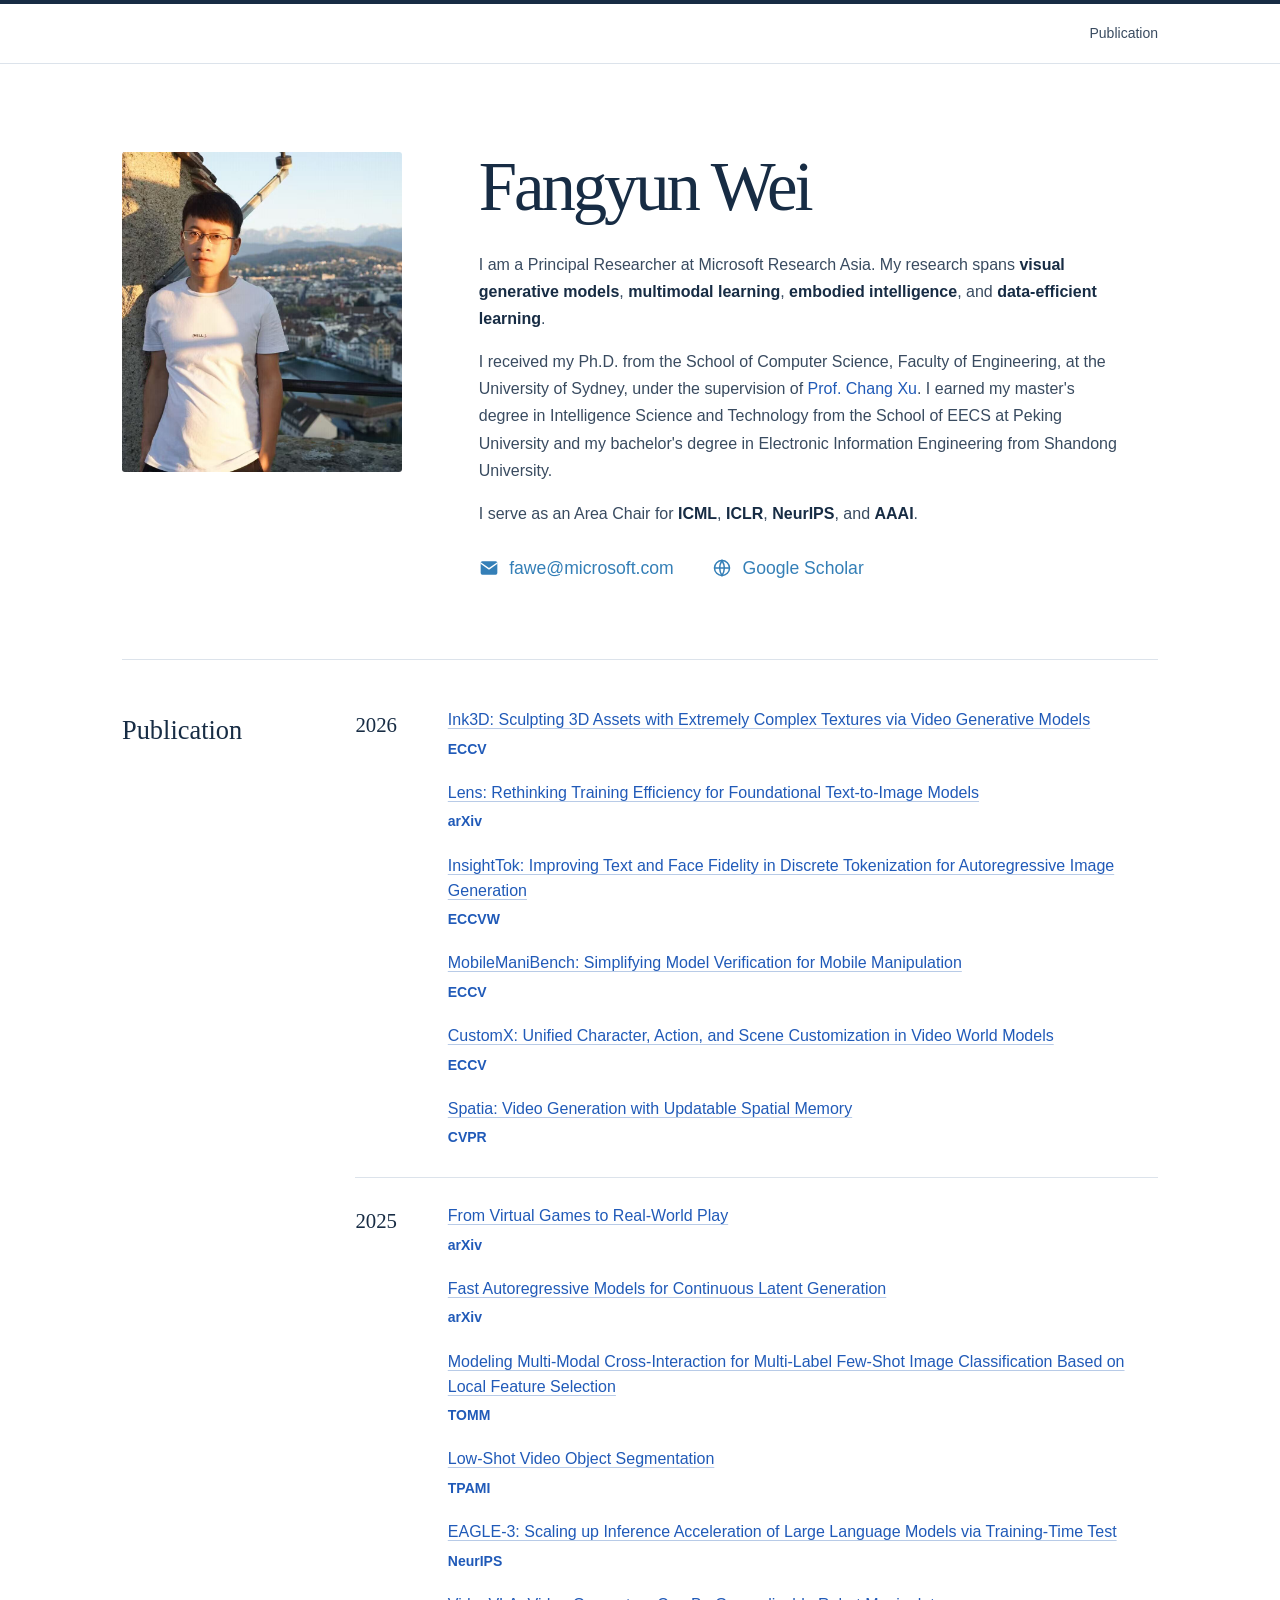
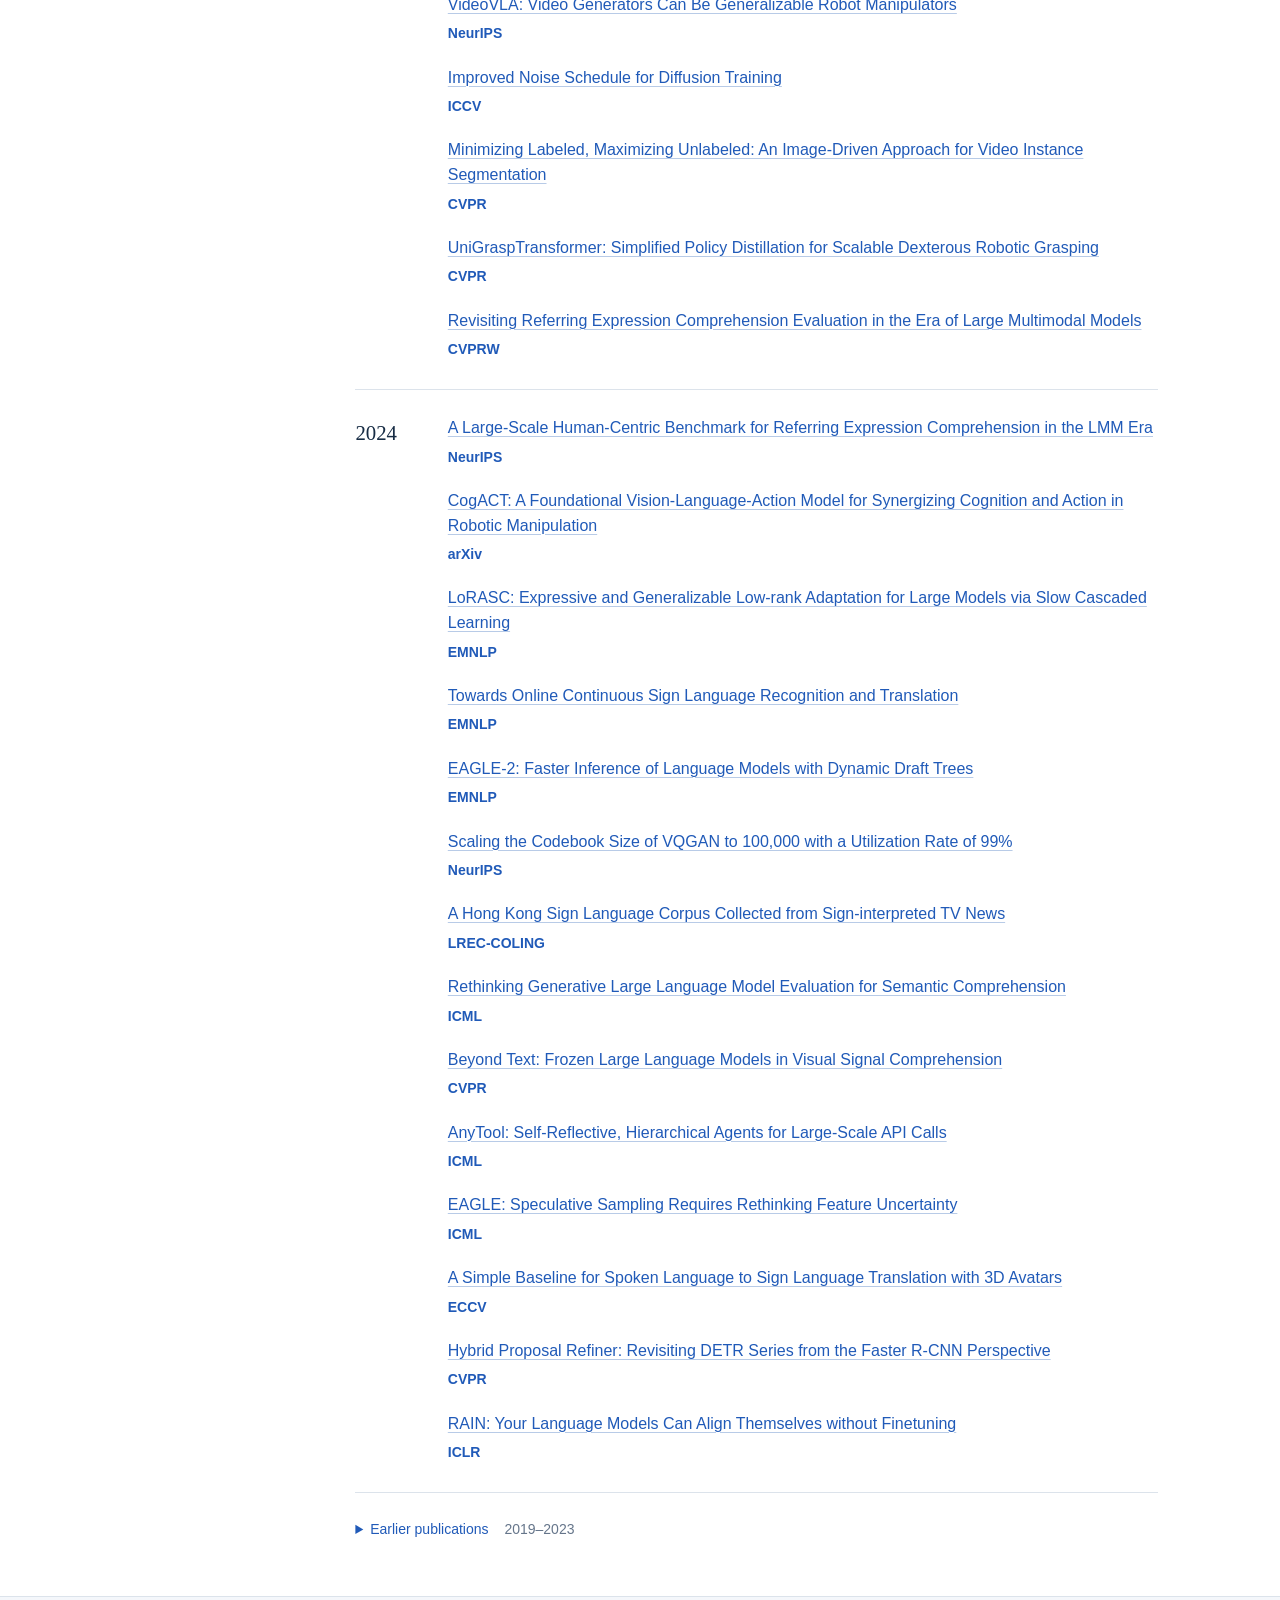
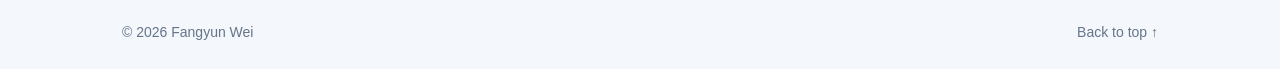
<file: index.html>
<!doctype html>
<html lang="en">
<head>
  <meta charset="utf-8">
  <meta name="viewport" content="width=device-width, initial-scale=1">
  <title>Fangyun Wei | Principal Researcher, Microsoft Research Asia</title>
  <meta name="description" content="Fangyun Wei is a Principal Researcher at Microsoft Research Asia, working on visual generative models, multimodal learning, embodied intelligence, and data-efficient learning.">
  <meta name="robots" content="index, follow">
  <meta name="theme-color" content="#152e4b">
  <meta property="og:type" content="website">
  <meta property="og:title" content="Fangyun Wei | Microsoft Research Asia">
  <meta property="og:description" content="Research in visual generative models, multimodal learning, embodied intelligence, and data-efficient learning.">
  <meta name="twitter:card" content="summary">
  <meta name="twitter:title" content="Fangyun Wei | Microsoft Research Asia">
  <meta name="twitter:description" content="Principal Researcher working on visual generative models, multimodal learning, embodied intelligence, and data-efficient learning.">
  <link rel="icon" href="data:image/svg+xml,%3Csvg%20xmlns%3D%22http%3A%2F%2Fwww.w3.org%2F2000%2Fsvg%22%20viewBox%3D%220%200%2064%2064%22%3E%3Crect%20width%3D%2264%22%20height%3D%2264%22%20rx%3D%2212%22%20fill%3D%22%23152e4b%22%2F%3E%3Ccircle%20cx%3D%2232%22%20cy%3D%2232%22%20r%3D%2210%22%20fill%3D%22white%22%2F%3E%3C%2Fsvg%3E%0A" type="image/svg+xml">
  <link rel="stylesheet" href="/styles.css">
<link rel="canonical" href="https://fangyunwei.github.io/">
<meta property="og:url" content="https://fangyunwei.github.io/">
<script type="application/ld+json">{"@context": "https://schema.org", "@type": "ProfilePage", "url": "https://fangyunwei.github.io/", "name": "Fangyun Wei | Microsoft Research Asia", "mainEntity": {"@type": "Person", "name": "Fangyun Wei", "url": "https://fangyunwei.github.io/", "image": "https://fangyunwei.github.io/images/fangyun-wei.jpg", "jobTitle": "Principal Researcher", "worksFor": {"@type": "Organization", "name": "Microsoft Research Asia"}, "alumniOf": [{"@type": "CollegeOrUniversity", "name": "University of Sydney"}, {"@type": "CollegeOrUniversity", "name": "Peking University"}, {"@type": "CollegeOrUniversity", "name": "Shandong University"}], "email": "mailto:fawe@microsoft.com", "sameAs": ["https://scholar.google.com/citations?user=-ncz2s8AAAAJ&hl=en"], "knowsAbout": ["Visual Generative Models", "Multimodal Learning", "Embodied Intelligence", "Data-Efficient Learning"]}}</script>
</head>
<body>
  <a class="skip" href="#main">Skip to content</a>
  <header class="site-header"><div class="header-inner">
    
    <nav aria-label="Main navigation"><a href="#publication">Publication</a></nav>
  </div></header>
  <main id="main" class="page">
    <section id="about" class="intro" aria-labelledby="name">
      <figure class="portrait"><img src="/images/fangyun-wei.jpg" alt="Fangyun Wei" width="1616" height="1080" fetchpriority="high"></figure>
      <div class="intro-copy">
      <h1 id="name">Fangyun Wei</h1>
      <p class="bio">I am a Principal Researcher at Microsoft Research Asia. My research spans <strong>visual generative models</strong>, <strong>multimodal learning</strong>, <strong>embodied intelligence</strong>, and <strong>data-efficient learning</strong>.</p>
      <p class="bio">I received my Ph.D. from the School of Computer Science, Faculty of Engineering, at the University of Sydney, under the supervision of <a href="http://changxu.xyz/">Prof. Chang Xu</a>. I earned my master's degree in Intelligence Science and Technology from the School of EECS at Peking University and my bachelor's degree in Electronic Information Engineering from Shandong University.</p>
      <p class="bio">I serve as an Area Chair for <strong>ICML</strong>, <strong>ICLR</strong>, <strong>NeurIPS</strong>, and <strong>AAAI</strong>.</p>
      <div class="profile-links">
        <a class="profile-link" href="mailto:fawe@microsoft.com"><svg class="contact-icon" aria-hidden="true" viewBox="0 0 24 24" focusable="false"><rect x="2" y="4" width="20" height="16" rx="2" fill="currentColor"/><path d="m2 6 10 7L22 6" fill="none" stroke="white" stroke-width="1.7" stroke-linejoin="round"/></svg><span>fawe@microsoft.com</span></a>
        <a class="profile-link" href="https://scholar.google.com/citations?user=-ncz2s8AAAAJ&amp;hl=en"><svg class="contact-icon" aria-hidden="true" viewBox="0 0 24 24" focusable="false" fill="none" stroke="currentColor" stroke-width="1.8"><circle cx="12" cy="12" r="9"/><path d="M3 12h18M12 3a17 17 0 0 1 0 18 17 17 0 0 1 0-18Z"/></svg><span>Google Scholar</span></a>
      </div>
      </div>
    </section>
    <section id="publication" class="section" aria-labelledby="publication-title"><div class="section-label"><h2 id="publication-title">Publication</h2></div><div class="section-body">
<div class="news-row"><h3>2026</h3><ul><li><a class="paper-title" href="https://arxiv.org/abs/2607.01222">Ink3D: Sculpting 3D Assets with Extremely Complex Textures via Video Generative Models</a><span class="paper-venue">ECCV</span></li><li><a class="paper-title" href="https://arxiv.org/abs/2605.21573">Lens: Rethinking Training Efficiency for Foundational Text-to-Image Models</a><span class="paper-venue">arXiv</span></li><li><a class="paper-title" href="https://arxiv.org/abs/2605.14333">InsightTok: Improving Text and Face Fidelity in Discrete Tokenization for Autoregressive Image Generation</a><span class="paper-venue">ECCVW</span></li><li><a class="paper-title" href="https://dexhand.github.io/MobileManiBench/">MobileManiBench: Simplifying Model Verification for Mobile Manipulation</a><span class="paper-venue">ECCV</span></li><li><a class="paper-title" href="https://snowflakewang.github.io/CustomX_Page/">CustomX: Unified Character, Action, and Scene Customization in Video World Models</a><span class="paper-venue">ECCV</span></li><li><a class="paper-title" href="https://openaccess.thecvf.com/content/CVPR2026/html/Zhao_Spatia_Video_Generation_with_Updatable_Spatial_Memory_CVPR_2026_paper.html">Spatia: Video Generation with Updatable Spatial Memory</a><span class="paper-venue">CVPR</span></li></ul></div>
<div class="news-row"><h3>2025</h3><ul><li><a class="paper-title" href="https://arxiv.org/abs/2506.18901">From Virtual Games to Real-World Play</a><span class="paper-venue">arXiv</span></li><li><a class="paper-title" href="https://arxiv.org/abs/2504.18391">Fast Autoregressive Models for Continuous Latent Generation</a><span class="paper-venue">arXiv</span></li><li><a class="paper-title" href="https://dl.acm.org/doi/10.1145/3711867">Modeling Multi-Modal Cross-Interaction for Multi-Label Few-Shot Image Classification Based on Local Feature Selection</a><span class="paper-venue">TOMM</span></li><li><a class="paper-title" href="https://doi.org/10.1109/TPAMI.2025.3552779">Low-Shot Video Object Segmentation</a><span class="paper-venue">TPAMI</span></li><li><a class="paper-title" href="https://arxiv.org/abs/2503.01840">EAGLE-3: Scaling up Inference Acceleration of Large Language Models via Training-Time Test</a><span class="paper-venue">NeurIPS</span></li><li><a class="paper-title" href="https://arxiv.org/abs/2512.06963">VideoVLA: Video Generators Can Be Generalizable Robot Manipulators</a><span class="paper-venue">NeurIPS</span></li><li><a class="paper-title" href="https://openaccess.thecvf.com/content/ICCV2025/html/Hang_Improved_Noise_Schedule_for_Diffusion_Training_ICCV_2025_paper.html">Improved Noise Schedule for Diffusion Training</a><span class="paper-venue">ICCV</span></li><li><a class="paper-title" href="https://openaccess.thecvf.com/content/CVPR2025/html/Wei_Minimizing_Labeled_Maximizing_Unlabeled_An_Image-Driven_Approach_for_Video_Instance_CVPR_2025_paper.html">Minimizing Labeled, Maximizing Unlabeled: An Image-Driven Approach for Video Instance Segmentation</a><span class="paper-venue">CVPR</span></li><li><a class="paper-title" href="https://openaccess.thecvf.com/content/CVPR2025/html/Wang_UniGraspTransformer_Simplified_Policy_Distillation_for_Scalable_Dexterous_Robotic_Grasping_CVPR_2025_paper.html">UniGraspTransformer: Simplified Policy Distillation for Scalable Dexterous Robotic Grasping</a><span class="paper-venue">CVPR</span></li><li><a class="paper-title" href="https://openaccess.thecvf.com/content/CVPR2025W/BEAM/html/Chen_Revisiting_Referring_Expression_Comprehension_Evaluation_in_the_Era_of_Large_CVPRW_2025_paper.html">Revisiting Referring Expression Comprehension Evaluation in the Era of Large Multimodal Models</a><span class="paper-venue">CVPRW</span></li></ul></div>
<div class="news-row"><h3>2024</h3><ul><li><a class="paper-title" href="https://papers.nips.cc/paper_files/paper/2024/hash/80f0cd0305f7741659304f5325f3bf6d-Abstract-Datasets_and_Benchmarks_Track.html">A Large-Scale Human-Centric Benchmark for Referring Expression Comprehension in the LMM Era</a><span class="paper-venue">NeurIPS</span></li><li><a class="paper-title" href="https://arxiv.org/abs/2411.19650">CogACT: A Foundational Vision-Language-Action Model for Synergizing Cognition and Action in Robotic Manipulation</a><span class="paper-venue">arXiv</span></li><li><a class="paper-title" href="https://aclanthology.org/2024.findings-emnlp.748/">LoRASC: Expressive and Generalizable Low-rank Adaptation for Large Models via Slow Cascaded Learning</a><span class="paper-venue">EMNLP</span></li><li><a class="paper-title" href="https://aclanthology.org/2024.emnlp-main.619/">Towards Online Continuous Sign Language Recognition and Translation</a><span class="paper-venue">EMNLP</span></li><li><a class="paper-title" href="https://aclanthology.org/2024.emnlp-main.422/">EAGLE-2: Faster Inference of Language Models with Dynamic Draft Trees</a><span class="paper-venue">EMNLP</span></li><li><a class="paper-title" href="https://proceedings.nips.cc/paper_files/paper/2024/hash/1716d022edeac750e57a2986a7135e13-Abstract-Conference.html">Scaling the Codebook Size of VQGAN to 100,000 with a Utilization Rate of 99%</a><span class="paper-venue">NeurIPS</span></li><li><a class="paper-title" href="https://aclanthology.org/2024.lrec-main.55/">A Hong Kong Sign Language Corpus Collected from Sign-interpreted TV News</a><span class="paper-venue">LREC-COLING</span></li><li><a class="paper-title" href="https://proceedings.mlr.press/v235/wei24c.html">Rethinking Generative Large Language Model Evaluation for Semantic Comprehension</a><span class="paper-venue">ICML</span></li><li><a class="paper-title" href="https://openaccess.thecvf.com/content/CVPR2024/html/Zhu_Beyond_Text_Frozen_Large_Language_Models_in_Visual_Signal_Comprehension_CVPR_2024_paper.html">Beyond Text: Frozen Large Language Models in Visual Signal Comprehension</a><span class="paper-venue">CVPR</span></li><li><a class="paper-title" href="https://arxiv.org/abs/2402.04253">AnyTool: Self-Reflective, Hierarchical Agents for Large-Scale API Calls</a><span class="paper-venue">ICML</span></li><li><a class="paper-title" href="https://arxiv.org/abs/2401.15077">EAGLE: Speculative Sampling Requires Rethinking Feature Uncertainty</a><span class="paper-venue">ICML</span></li><li><a class="paper-title" href="https://www.ecva.net/papers/eccv_2024/papers_ECCV/html/6499_ECCV_2024_paper.php">A Simple Baseline for Spoken Language to Sign Language Translation with 3D Avatars</a><span class="paper-venue">ECCV</span></li><li><a class="paper-title" href="https://openaccess.thecvf.com/content/CVPR2024/html/Zhao_Hybrid_Proposal_Refiner_Revisiting_DETR_Series_from_the_Faster_R-CNN_CVPR_2024_paper.html">Hybrid Proposal Refiner: Revisiting DETR Series from the Faster R-CNN Perspective</a><span class="paper-venue">CVPR</span></li><li><a class="paper-title" href="https://arxiv.org/abs/2309.07124">RAIN: Your Language Models Can Align Themselves without Finetuning</a><span class="paper-venue">ICLR</span></li></ul></div>
<details class="news-archive"><summary>Earlier publications <span>2019–2023</span></summary><div class="archive-content"><div class="news-row"><h3>2023</h3><ul><li><a class="paper-title" href="https://papers.bmvc2023.org/0406.pdf">Exploring Non-additive Randomness on ViT against Query-Based Black-Box Attacks</a><span class="paper-venue">BMVC</span></li><li><a class="paper-title" href="https://arxiv.org/abs/2309.02186">AniPortraitGAN: Animatable 3D Portrait Generation from 2D Image Collections</a><span class="paper-venue">SIGGRAPH Asia</span></li><li><a class="paper-title" href="https://openaccess.thecvf.com/content/ICCV2023/html/Wei_Improving_Continuous_Sign_Language_Recognition_with_Cross-Lingual_Signs_ICCV_2023_paper.html">Improving Continuous Sign Language Recognition with Cross-Lingual Signs</a><span class="paper-venue">ICCV</span></li><li><a class="paper-title" href="https://openaccess.thecvf.com/content/CVPR2023/html/Bao_CiCo_Domain-Aware_Sign_Language_Retrieval_via_Cross-Lingual_Contrastive_Learning_CVPR_2023_paper.html">CiCo: Domain-Aware Sign Language Retrieval via Cross-Lingual Contrastive Learning</a><span class="paper-venue">CVPR</span></li><li><a class="paper-title" href="https://openaccess.thecvf.com/content/CVPR2023/html/Yan_Two-Shot_Video_Object_Segmentation_CVPR_2023_paper.html">Two-shot Video Object Segmentation</a><span class="paper-venue">CVPR</span></li><li><a class="paper-title" href="https://openaccess.thecvf.com/content/CVPR2023/html/Zuo_Natural_Language-Assisted_Sign_Language_Recognition_CVPR_2023_paper.html">Natural Language-Assisted Sign Language Recognition</a><span class="paper-venue">CVPR</span></li><li><a class="paper-title" href="https://openaccess.thecvf.com/content/WACV2025/html/Ren_DeepMIM_Deep_Supervision_for_Masked_Image_Modeling_WACV_2025_paper.html">DeepMIM: Deep Supervision for Masked Image Modeling</a><span class="paper-venue">WACV</span></li><li><a class="paper-title" href="https://openaccess.thecvf.com/content/CVPR2023/html/Xu_Side_Adapter_Network_for_Open-Vocabulary_Semantic_Segmentation_CVPR_2023_paper.html">Side Adapter Network for Open-Vocabulary Semantic Segmentation</a><span class="paper-venue">CVPR</span></li><li><a class="paper-title" href="https://doi.org/10.1109/TPAMI.2023.3248294">ADPL: Adaptive Dual Path Learning for Domain Adaptation of Semantic Segmentation</a><span class="paper-venue">TPAMI</span></li><li><a class="paper-title" href="https://openaccess.thecvf.com/content/CVPR2023/html/Ren_TinyMIM_An_Empirical_Study_of_Distilling_MIM_Pre-Trained_Models_CVPR_2023_paper.html">TinyMIM: An Empirical Study of Distilling MIM Pre-trained Models</a><span class="paper-venue">CVPR</span></li><li><a class="paper-title" href="https://openaccess.thecvf.com/content/CVPR2023/html/Cao_Iterative_Proposal_Refinement_for_Weakly-Supervised_Video_Grounding_CVPR_2023_paper.html">Iterative Proposal Refinement for Weakly-Supervised Video Grounding</a><span class="paper-venue">CVPR</span></li></ul></div>
<div class="news-row"><h3>2022</h3><ul><li><a class="paper-title" href="https://openaccess.thecvf.com/content/ICCV2023/html/Yang_Attentive_Mask_CLIP_ICCV_2023_paper.html">Attentive Mask CLIP</a><span class="paper-venue">ICCV</span></li><li><a class="paper-title" href="https://proceedings.neurips.cc/paper_files/paper/2022/hash/6cd3ac24cdb789beeaa9f7145670fcae-Abstract-Conference.html">Two-Stream Network for Sign Language Recognition and Translation</a><span class="paper-venue">NeurIPS</span></li><li><a class="paper-title" href="https://www.ecva.net/papers/eccv_2022/papers_ECCV/html/6275_ECCV_2022_paper.php">A Simple Baseline for Open-Vocabulary Semantic Segmentation with Pre-trained Vision-Language Model</a><span class="paper-venue">ECCV</span></li><li><a class="paper-title" href="https://proceedings.neurips.cc/paper_files/paper/2022/hash/eae78bf2712f222f101bd7d12f875a57-Abstract-Conference.html">AniFaceGAN: Animatable 3D-Aware Face Image Generation for Video Avatars</a><span class="paper-venue">NeurIPS</span></li><li><a class="paper-title" href="https://arxiv.org/abs/2207.08914">Conditional DETR V2: Efficient Detection Transformer with Box Queries</a><span class="paper-venue">arXiv</span></li><li><a class="paper-title" href="https://arxiv.org/abs/2207.03824">Boosting Zero-shot Learning via Contrastive Optimization of Attribute Representations</a><span class="paper-venue">TNNLS</span></li><li><a class="paper-title" href="https://arxiv.org/abs/2204.03649">Unsupervised Prompt Learning for Vision-Language Models</a><span class="paper-venue">arXiv</span></li><li><a class="paper-title" href="https://openaccess.thecvf.com/content/CVPR2022/html/Chen_Frame-Wise_Action_Representations_for_Long_Videos_via_Sequence_Contrastive_Learning_CVPR_2022_paper.html">Frame-wise Action Representations for Long Videos via Sequence Contrastive Learning</a><span class="paper-venue">CVPR</span></li><li><a class="paper-title" href="https://openaccess.thecvf.com/content/CVPR2022/html/Du_Learning_To_Prompt_for_Open-Vocabulary_Object_Detection_With_Vision-Language_Model_CVPR_2022_paper.html">Learning to Prompt for Open-Vocabulary Object Detection with Vision-Language Model</a><span class="paper-venue">CVPR</span></li><li><a class="paper-title" href="https://openaccess.thecvf.com/content/CVPR2022/html/Chen_A_Simple_Multi-Modality_Transfer_Learning_Baseline_for_Sign_Language_Translation_CVPR_2022_paper.html">A Simple Multi-Modality Transfer Learning Baseline for Sign Language Translation</a><span class="paper-venue">CVPR</span></li><li><a class="paper-title" href="https://openaccess.thecvf.com/content/CVPR2022/html/Xu_Cross-Model_Pseudo-Labeling_for_Semi-Supervised_Action_Recognition_CVPR_2022_paper.html">Cross-Model Pseudo-Labeling for Semi-Supervised Action Recognition</a><span class="paper-venue">CVPR</span></li></ul></div>
<div class="news-row"><h3>2021</h3><ul><li><a class="paper-title" href="https://arxiv.org/abs/2111.11433">Towards Tokenized Human Dynamics Representation</a><span class="paper-venue">arXiv</span></li><li><a class="paper-title" href="https://proceedings.neurips.cc/paper_files/paper/2021/hash/5e15fb59326e7a9c3d6558ca74621683-Abstract.html">Bootstrap Your Object Detector via Mixed Training</a><span class="paper-venue">NeurIPS</span></li><li><a class="paper-title" href="https://proceedings.neurips.cc/paper/2021/hash/b98249b38337c5088bbc660d8f872d6a-Abstract.html">Semi-Supervised Semantic Segmentation via Adaptive Equalization Learning</a><span class="paper-venue">NeurIPS</span></li><li><a class="paper-title" href="https://openaccess.thecvf.com/content/ICCV2021/html/Huang_ADNet_Leveraging_Error-Bias_Towards_Normal_Direction_in_Face_Alignment_ICCV_2021_paper.html">ADNet: Leveraging Error-Bias Towards Normal Direction in Face Alignment</a><span class="paper-venue">ICCV</span></li><li><a class="paper-title" href="https://openaccess.thecvf.com/content/ICCV2021/papers/Cheng_Dual_Path_Learning_for_Domain_Adaptation_of_Semantic_Segmentation_ICCV_2021_paper.pdf">Dual Path Learning for Domain Adaptation of Semantic Segmentation</a><span class="paper-venue">ICCV</span></li><li><a class="paper-title" href="https://openaccess.thecvf.com/content/ICCV2021/html/Xu_End-to-End_Semi-Supervised_Object_Detection_With_Soft_Teacher_ICCV_2021_paper.html">End-to-End Semi-Supervised Object Detection with Soft Teacher</a><span class="paper-venue">ICCV</span></li><li><a class="paper-title" href="https://proceedings.neurips.cc/paper/2021/hash/bf5cd8b2509011b9502a72296edc14a0-Abstract.html">Aligning Pretraining for Detection via Object-Level Contrastive Learning</a><span class="paper-venue">NeurIPS</span></li><li><a class="paper-title" href="https://openaccess.thecvf.com/content/CVPR2021/papers/Gao_High-Fidelity_and_Arbitrary_Face_Editing_CVPR_2021_paper.pdf">High-Fidelity and Arbitrary Face Editing</a><span class="paper-venue">CVPR</span></li></ul></div>
<div class="news-row"><h3>2020</h3><ul><li><a class="paper-title" href="https://doi.org/10.1109/TPAMI.2020.3047209">Global Context Networks</a><span class="paper-venue">TPAMI</span></li><li><a class="paper-title" href="https://www.microsoft.com/en-us/research/publication/point-set-anchors-for-object-detection-semantic-segmentation-and-pose-estimation/">Point-Set Anchors for Object Detection, Instance Segmentation and Pose Estimation</a><span class="paper-venue">ECCV</span></li><li><a class="paper-title" href="https://proceedings.neurips.cc/paper/2020/hash/9d684c589d67031a627ad33d59db65e5-Abstract.html">RelationNet++: Bridging Visual Representations for Object Detection via Transformer Decoder</a><span class="paper-venue">NeurIPS</span></li><li><a class="paper-title" href="https://proceedings.neurips.cc/paper/2020/hash/240ac9371ec2671ae99847c3ae2e6384-Abstract.html">Restoring Negative Information in Few-Shot Object Detection</a><span class="paper-venue">NeurIPS</span></li><li><a class="paper-title" href="https://doi.org/10.1109/TPAMI.2020.3012414">Group Sampling for Scale Invariant Face Detection</a><span class="paper-venue">TPAMI</span></li><li><a class="paper-title" href="https://www.ecva.net/papers/eccv_2020/papers_ECCV/html/2709_ECCV_2020_paper.php">Design and Interpretation of Universal Adversarial Patches in Face Detection</a><span class="paper-venue">ECCV</span></li></ul></div>
<div class="news-row"><h3>2019</h3><ul><li><a class="paper-title" href="https://arxiv.org/abs/1902.06854">WIDER FACE and Pedestrian Challenge 2018: Methods and Results</a><span class="paper-venue">arXiv</span></li><li><a class="paper-title" href="https://arxiv.org/abs/1904.11492">GCNet: Non-local Networks Meet Squeeze-Excitation Networks and Beyond</a><span class="paper-venue">ICCVW</span></li><li><a class="paper-title" href="https://openaccess.thecvf.com/content_CVPR_2019/papers/Ming_Group_Sampling_for_Scale_Invariant_Face_Detection_CVPR_2019_paper.pdf">Group Sampling for Scale Invariant Face Detection</a><span class="paper-venue">CVPR</span></li></ul></div></div></details>
</div></section>
  </main>
  <footer class="footer"><div><span>© 2026 Fangyun Wei</span><a href="#about">Back to top ↑</a></div></footer>
</body>
</html>
</file>
<file: styles.css>
:root{color-scheme:light;--ink:#172c44;--text:#394b60;--blue:#205ab8;--line:#dce3eb;--muted:#65758a;--paper:#fff;--wash:#f4f7fb;font-family:Arial,Helvetica,sans-serif;font-size:16px}*{box-sizing:border-box}html{scroll-behavior:smooth;scroll-padding-top:6rem}body{margin:0;background:var(--paper);color:var(--text);line-height:1.7}a{color:var(--blue);text-decoration:none}a:hover{text-decoration:underline;text-underline-offset:5px}a:focus-visible,summary:focus-visible{outline:3px solid var(--blue);outline-offset:6px;border-radius:2px}::selection{background:#dbe8ff}strong{font-weight:600;color:var(--ink)}.skip{position:fixed;top:-100px;left:1rem;background:white;padding:.8rem;z-index:10}.skip:focus{top:1rem}.site-header{border-top:4px solid var(--ink);border-bottom:1px solid var(--line)}.header-inner{max-width:1100px;margin:auto;display:flex;align-items:center;justify-content:space-between;padding:1.1rem 2rem;gap:2rem}.wordmark{font-family:Georgia,serif;font-size:1.6rem;font-weight:bold;color:var(--ink);line-height:1}.wordmark span{color:var(--blue)}nav{display:flex;gap:1.8rem;flex-wrap:wrap}nav a{font-size:.875rem;color:var(--text)}.page{max-width:1100px;padding:0 2rem;margin:auto}.intro{display:grid;grid-template-columns:280px minmax(0,1fr);gap:4.8rem;padding:5.3rem 0 4.8rem;align-items:start}.eyebrow{text-transform:uppercase;letter-spacing:.14em;font-size:.8rem;font-weight:600;color:var(--blue);margin:0 0 1.1rem}h1{font-family:Georgia,'Times New Roman',serif;color:var(--ink);font-size:clamp(2.8rem,5.5vw,4.3rem);line-height:1.13;letter-spacing:-.045em;margin:0 0 .6rem;font-weight:400}.name-dot{color:var(--blue)}.position{font-size:1.2rem;margin:0 0 1.8rem;color:var(--muted)}.bio{margin:0 0 1rem;max-width:640px}.profile-links{display:flex;align-items:center;gap:1.5rem;flex-wrap:wrap;margin-top:1.8rem;font-size:.875rem}.primary-link{background:var(--ink);color:white;padding:.6rem 1rem;border-radius:3px}.primary-link span{margin-left:.8rem}.email-link{overflow-wrap:anywhere}.portrait{margin:0;padding-top:.2rem}.portrait img{display:block;width:100%;height:320px;object-fit:cover;object-position:31% center;border-radius:3px}.section{display:grid;grid-template-columns:195px minmax(0,1fr);gap:2.4rem;padding:3rem 0;border-top:1px solid var(--line)}.section-number{color:var(--blue);font-family:Georgia,serif;font-size:.875rem}.section-label h2{font-family:Georgia,'Times New Roman',serif;font-size:1.65rem;line-height:1.3;color:var(--ink);font-weight:400;margin:.3rem 0 0}.section-intro{margin:0 0 1.3rem}.research-grid{display:grid;grid-template-columns:1fr 1fr;list-style:none;margin:0 0 1.6rem;padding:0;gap:1px;background:var(--line);border:1px solid var(--line)}.research-grid li{background:var(--wash);padding:1.15rem 1.25rem;min-width:0}.topic-index{font-family:Georgia,serif;font-size:.875rem;color:var(--blue)}.research-grid h3{font-size:1rem;line-height:1.5;font-weight:500;margin:.4rem 0;color:var(--ink)}.text-link{font-size:.875rem}.text-link span{margin-left:.4rem}.news-row{display:grid;grid-template-columns:70px minmax(0,1fr);gap:1.4rem;padding:1.3rem 0;border-bottom:1px solid var(--line)}.news-row:first-child{padding-top:0}.news-row h3{font-family:Georgia,serif;font-size:1.3rem;font-weight:400;color:var(--ink);margin:0;line-height:1.65}.news-row ul{margin:0;padding:0;list-style:none}.news-row li{padding:.1rem 0}.news-archive{margin-top:1.2rem}.news-archive summary{cursor:pointer;color:var(--blue);font-size:.875rem;width:fit-content;padding:.4rem 0}.news-archive summary span{color:var(--muted);margin-left:.75rem}.archive-content{margin-top:1.6rem}.education-list>div{position:relative;padding:0 6rem 1.2rem 0;margin-bottom:1.2rem;border-bottom:1px solid var(--line)}.education-list>div:last-child{border:0;margin:0;padding-bottom:0}.education-list h3{font-size:1.05rem;color:var(--ink);font-weight:600;margin:0}.education-list p{margin:.15rem 0 0;color:var(--muted)}.education-list>div>span{position:absolute;right:0;top:.25rem;font-size:.875rem;color:var(--muted)}.contact{padding-bottom:4rem}.contact-email{font-family:Georgia,serif;font-size:clamp(1.25rem,3vw,1.9rem);overflow-wrap:anywhere;color:var(--ink)}.contact-email span{font-family:Arial,sans-serif;color:var(--blue);font-size:1.2rem}.contact p{font-size:.875rem;color:var(--muted);margin:.7rem 0 0}.footer{background:var(--wash);border-top:1px solid var(--line)}.footer>div{max-width:1100px;margin:auto;padding:1.5rem 2rem;display:flex;justify-content:space-between;gap:1rem;color:var(--muted);font-size:.875rem}.footer a{color:var(--muted)}@media(max-width:800px){.intro{grid-template-columns:210px minmax(0,1fr);gap:2rem;padding:3.5rem 0}.portrait img{height:265px}.section{grid-template-columns:145px minmax(0,1fr);gap:1.5rem}nav{gap:1.1rem}.profile-links{gap:1rem}.research-grid{grid-template-columns:1fr}.research-grid li{padding:1rem}.research-grid h3{display:inline;margin-left:.6rem}.topic-index{display:inline}}@media(max-width:600px){.header-inner{padding:1rem 1.3rem;align-items:flex-start;gap:1.2rem}nav{gap:.4rem 1rem;justify-content:flex-end;max-width:275px}nav a{font-size:.875rem}.page{padding:0 1.3rem}.intro{display:flex;flex-direction:column;gap:2rem;padding:2.6rem 0}.portrait{width:100%;max-width:360px}.portrait img{height:250px;object-position:center 36%}.eyebrow{font-size:.75rem}h1{font-size:3.15rem}.position{margin-bottom:1.4rem}.section{grid-template-columns:1fr;gap:1.4rem;padding:2rem 0}.section-label{display:flex;align-items:baseline;gap:.8rem}.section-label h2{margin:0}.research-grid{grid-template-columns:1fr}.news-row{grid-template-columns:52px minmax(0,1fr);gap:1rem}.news-row h3{font-size:1.15rem}.footer>div{padding:1.3rem}.contact{padding-bottom:2.6rem}.education-list>div{padding-right:0}.education-list>div>span{display:none}}@media(prefers-reduced-motion:reduce){html{scroll-behavior:auto}}

/* Publication announcements */
.news-row li{padding:0 0 1.2rem}.news-row li:last-child{padding-bottom:0}.paper-title{display:block;line-height:1.55;color:var(--ink);font-weight:500;overflow-wrap:anywhere}.paper-title:hover{color:var(--blue)}.paper-venue{display:inline-block;font-size:.875rem;font-weight:600;line-height:1.5;color:var(--blue);margin-top:.35rem}.news-row{padding:1.65rem 0}

.profile-links{gap:1rem 2.4rem;margin-top:1.7rem}.profile-link{display:inline-flex;align-items:center;gap:.65rem;color:#347fb7;font-size:1.1rem;line-height:1.6}.profile-link span{overflow-wrap:anywhere}.contact-icon{width:1.25rem;height:1.25rem;flex:none}.profile-link:hover{color:#205ab8}
/* Clear visual affordance for every directly clickable paper title. */
.paper-title{display:block;color:#205ab8;text-decoration:underline;text-decoration-color:#b8cbe7;text-decoration-thickness:1px;text-underline-offset:3px;cursor:pointer}.paper-title:hover,.paper-title:focus-visible{color:#123f87;text-decoration-color:currentColor}.header-inner{justify-content:flex-end}h1{margin-bottom:1.5rem}
</file>
